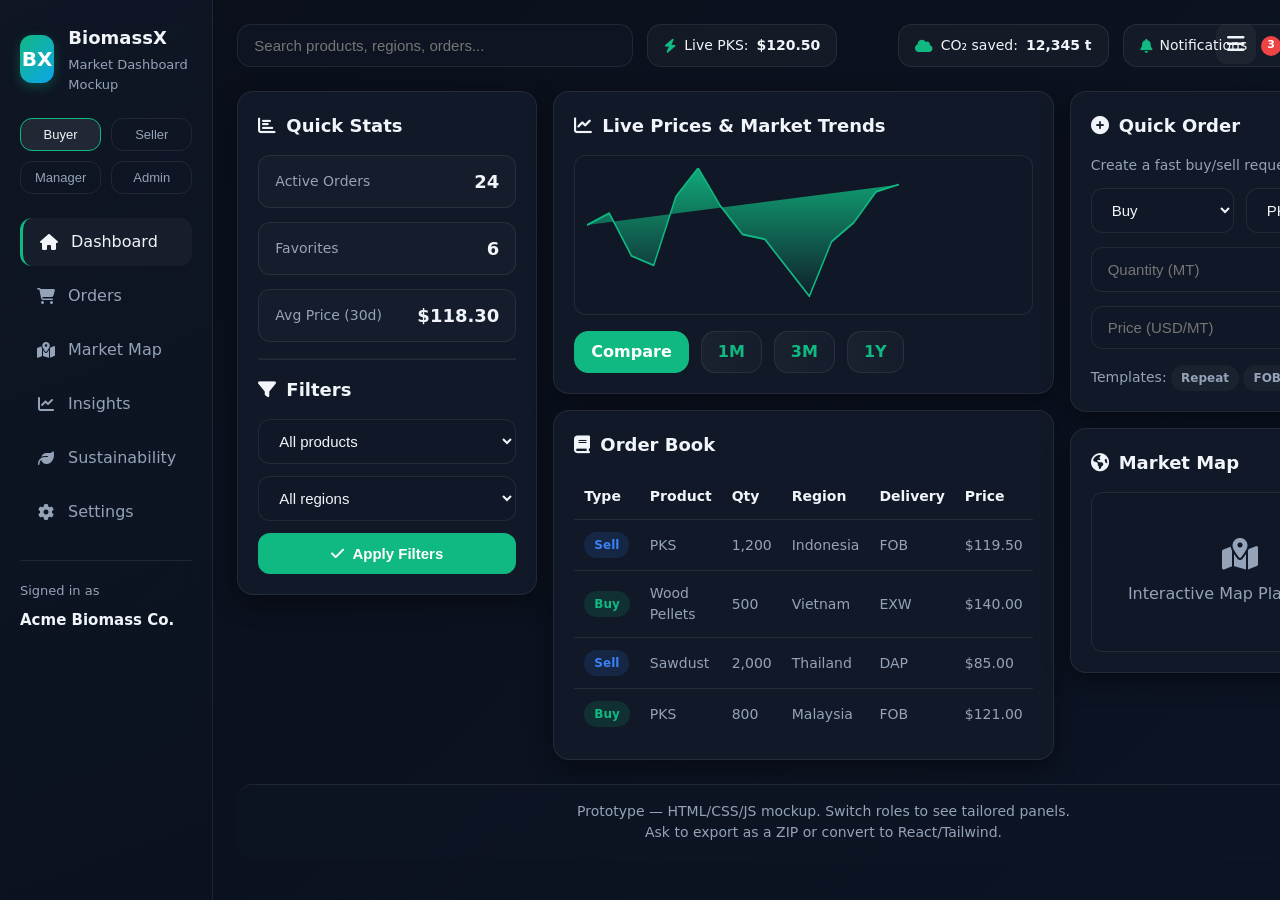
<file: docs/ui/dashboard-chatgpt.html>
<!doctype html>
<html lang="en">
<head>
  <meta charset="utf-8" />
  <meta name="viewport" content="width=device-width,initial-scale=1" />
  <title>BiomassX — Dashboard Mockup (Buyer / Seller / Manager / Admin)</title>
  <link rel="stylesheet" href="https://cdnjs.cloudflare.com/ajax/libs/font-awesome/6.4.0/css/all.min.css">
  <style>
    :root {
      /* Base colors */
      --bg: #0a0f1a;
      --card: #111827;
      --muted: #94a3b8;
      --glass: rgba(255, 255, 255, 0.04);
      --text: #f1f5f9;
      
      /* Accent colors */
      --accent-green: #10b981;
      --accent-blue: #3b82f6;
      --accent-orange: #f59e0b;
      --accent-gray: #6b7280;
      
      /* Enhanced colors */
      --success: #10b981;
      --warning: #f59e0b;
      --danger: #ef4444;
      --info: #3b82f6;
      
      /* Spacing & sizing */
      --radius: 16px;
      --gap: 16px;
      --shadow: 0 8px 24px rgba(0, 0, 0, 0.4);
      --border: rgba(255, 255, 255, 0.08);
      
      /* Typography */
      font-family: 'Inter', system-ui, -apple-system, 'Segoe UI', Roboto, 'Helvetica Neue', Arial, sans-serif;
      font-size: 16px;
      line-height: 1.5;
    }
    
    * {
      box-sizing: border-box;
      transition: background-color 0.3s ease, color 0.3s ease, border-color 0.3s ease;
    }
    
    html, body {
      height: 100%;
      margin: 0;
      background: linear-gradient(135deg, #0a0f1a 0%, #0c1424 100%);
      color: var(--text);
      overflow-x: hidden;
    }
    
    .app {
      display: flex;
      min-height: 100vh;
      position: relative;
    }
    
    /* Sidebar */
    .sidebar {
      width: 280px;
      padding: 24px 20px;
      background: linear-gradient(160deg, rgba(17, 24, 39, 0.8) 0%, rgba(11, 18, 32, 0.9) 100%);
      border-right: 1px solid var(--border);
      backdrop-filter: blur(10px);
      z-index: 100;
    }
    
    .brand {
      display: flex;
      align-items: center;
      gap: 14px;
      margin-bottom: 24px;
    }
    
    .logo {
      width: 48px;
      height: 48px;
      border-radius: 12px;
      background: linear-gradient(135deg, var(--accent-green), #0ea5e9);
      display: flex;
      align-items: center;
      justify-content: center;
      font-weight: 800;
      font-size: 20px;
      color: white;
      box-shadow: 0 4px 12px rgba(16, 185, 129, 0.3);
    }
    
    .brand h1 {
      font-size: 18px;
      margin: 0;
      font-weight: 700;
    }
    
    .brand-sub {
      font-size: 13px;
      color: var(--muted);
      margin-top: 4px;
    }
    
    .role-switch {
      display: flex;
      flex-wrap: wrap;
      gap: 10px;
      margin: 16px 0 24px;
    }
    
    .role-btn {
      padding: 8px 14px;
      border-radius: 12px;
      background: transparent;
      border: 1px solid var(--border);
      cursor: pointer;
      color: var(--muted);
      font-size: 13px;
      font-weight: 500;
      flex: 1;
      min-width: 70px;
      text-align: center;
    }
    
    .role-btn:hover {
      background: rgba(255, 255, 255, 0.04);
    }
    
    .role-btn.active {
      border-color: var(--accent);
      color: var(--text);
      background: rgba(255, 255, 255, 0.08);
    }
    
    .nav {
      margin-top: 12px;
    }
    
    .nav a {
      display: flex;
      align-items: center;
      gap: 12px;
      padding: 12px 16px;
      border-radius: 12px;
      color: var(--muted);
      text-decoration: none;
      margin-bottom: 6px;
      font-weight: 500;
      transition: all 0.2s ease;
    }
    
    .nav a:hover {
      background: rgba(255, 255, 255, 0.04);
      color: var(--text);
    }
    
    .nav a.active {
      background: var(--glass);
      color: var(--text);
      border-left: 3px solid var(--accent);
    }
    
    .nav i {
      width: 20px;
      text-align: center;
      font-size: 16px;
    }
    
    .user-info {
      margin-top: 24px;
      padding-top: 20px;
      border-top: 1px solid var(--border);
    }
    
    .user-info-label {
      font-size: 13px;
      color: var(--muted);
    }
    
    .user-name {
      margin-top: 8px;
      font-weight: 600;
      font-size: 15px;
    }
    
    /* Main */
    .main {
      flex: 1;
      padding: 24px;
      display: flex;
      flex-direction: column;
    }
    
    .topbar {
      display: flex;
      justify-content: space-between;
      align-items: center;
      margin-bottom: 24px;
      flex-wrap: wrap;
      gap: 16px;
    }
    
    .search {
      display: flex;
      gap: 14px;
      align-items: center;
      flex: 1;
      max-width: 600px;
    }
    
    .search input {
      flex: 1;
      padding: 12px 16px;
      border-radius: 14px;
      border: 1px solid var(--border);
      background: rgba(17, 24, 39, 0.6);
      color: var(--text);
      font-size: 15px;
      min-width: 0;
    }
    
    .search input:focus {
      outline: none;
      border-color: var(--accent);
      box-shadow: 0 0 0 3px rgba(16, 185, 129, 0.2);
    }
    
    .actions {
      display: flex;
      gap: 14px;
      align-items: center;
      flex-wrap: wrap;
    }
    
    .pill {
      padding: 10px 16px;
      border-radius: 14px;
      background: var(--glass);
      font-size: 14px;
      display: flex;
      align-items: center;
      gap: 8px;
      border: 1px solid var(--border);
    }
    
    .pill i {
      color: var(--accent);
    }
    
    /* Grid */
    .grid {
      display: grid;
      grid-template-columns: 300px 1fr 340px;
      gap: var(--gap);
      align-items: start;
    }
    
    .card {
      background: var(--card);
      padding: 20px;
      border-radius: var(--radius);
      box-shadow: var(--shadow);
      border: 1px solid var(--border);
      transition: transform 0.3s ease, box-shadow 0.3s ease;
    }
    
    .card:hover {
      transform: translateY(-2px);
      box-shadow: 0 12px 30px rgba(0, 0, 0, 0.5);
    }
    
    .card h3 {
      margin: 0 0 16px 0;
      font-size: 18px;
      font-weight: 600;
      display: flex;
      align-items: center;
      gap: 10px;
    }
    
    .stats {
      display: flex;
      flex-direction: column;
      gap: 14px;
    }
    
    .stat {
      display: flex;
      justify-content: space-between;
      align-items: center;
      background: rgba(255, 255, 255, 0.02);
      padding: 12px 16px;
      border-radius: 12px;
      border: 1px solid var(--border);
    }
    
    .stat .label {
      color: var(--muted);
      font-size: 14px;
      font-weight: 500;
    }
    
    .stat .value {
      font-weight: 700;
      font-size: 18px;
    }
    
    /* Chart */
    .chart {
      height: 160px;
      background: rgba(17, 24, 39, 0.4);
      border-radius: 12px;
      padding: 12px;
      display: flex;
      align-items: end;
      margin: 16px 0;
      border: 1px solid var(--border);
    }
    
    .spark {
      width: 100%;
      height: 100%;
    }
    
    /* Table */
    table {
      width: 100%;
      border-collapse: collapse;
      font-size: 14px;
      margin-top: 8px;
    }
    
    th, td {
      padding: 12px 10px;
      text-align: left;
      color: var(--muted);
      border-bottom: 1px solid var(--border);
    }
    
    th {
      font-weight: 600;
      color: var(--text);
      font-size: 14px;
    }
    
    tr:last-child td {
      border-bottom: none;
    }
    
    .tag {
      display: inline-block;
      padding: 4px 10px;
      border-radius: 20px;
      font-size: 12px;
      font-weight: 600;
      background: rgba(255, 255, 255, 0.04);
      color: var(--muted);
    }
    
    .tag-buy {
      background: rgba(16, 185, 129, 0.15);
      color: var(--success);
    }
    
    .tag-sell {
      background: rgba(59, 130, 246, 0.15);
      color: var(--info);
    }
    
    /* Quick order */
    .form-row {
      display: flex;
      gap: 12px;
      margin-bottom: 14px;
    }
    
    .input, select {
      flex: 1;
      padding: 12px 16px;
      border-radius: 12px;
      border: 1px solid var(--border);
      background: rgba(17, 24, 39, 0.6);
      color: var(--text);
      font-size: 15px;
    }
    
    .input:focus, select:focus {
      outline: none;
      border-color: var(--accent);
      box-shadow: 0 0 0 3px rgba(16, 185, 129, 0.2);
    }
    
    .btn {
      padding: 12px 20px;
      border-radius: 12px;
      border: 0;
      background: var(--accent);
      color: white;
      cursor: pointer;
      font-weight: 600;
      font-size: 15px;
      display: flex;
      align-items: center;
      justify-content: center;
      gap: 8px;
      transition: all 0.2s ease;
    }
    
    .btn:hover {
      opacity: 0.9;
      transform: translateY(-2px);
    }
    
    .btn:active {
      transform: translateY(0);
    }
    
    /* Role themes */
    .theme-buyer { --accent: var(--accent-green); }
    .theme-seller { --accent: var(--accent-blue); }
    .theme-manager { --accent: var(--accent-orange); }
    .theme-admin { --accent: var(--accent-gray); }
    
    .accent-pill {
      background: linear-gradient(90deg, rgba(255, 255, 255, 0.04), rgba(255, 255, 255, 0.02));
      padding: 8px 16px;
      border-radius: 14px;
      border: 1px solid var(--border);
      color: var(--accent);
      font-weight: 600;
      cursor: pointer;
      transition: all 0.2s ease;
    }
    
    .accent-pill:hover {
      background: rgba(255, 255, 255, 0.08);
    }
    
    .accent-pill.active {
      background: var(--accent);
      color: white;
      border-color: var(--accent);
    }
    
    /* Responsive */
    @media (max-width: 1200px) {
      .grid {
        grid-template-columns: 1fr 1fr;
        gap: 16px;
      }
      
      .sidebar {
        width: 240px;
      }
    }
    
    @media (max-width: 980px) {
      .grid {
        grid-template-columns: 1fr;
      }
      
      .sidebar {
        position: fixed;
        height: 100vh;
        transform: translateX(-100%);
        transition: transform 0.3s ease;
      }
      
      .sidebar.active {
        transform: translateX(0);
      }
      
      .search input {
        width: 180px;
      }
      
      .topbar {
        padding-right: 50px;
      }
      
      .menu-toggle {
        display: block;
        position: absolute;
        right: 24px;
        top: 24px;
        width: 40px;
        height: 40px;
        border-radius: 10px;
        background: var(--glass);
        display: flex;
        align-items: center;
        justify-content: center;
        cursor: pointer;
        z-index: 101;
      }
    }
    
    @media (max-width: 768px) {
      .main {
        padding: 16px;
      }
      
      .topbar {
        padding-right: 0;
      }
      
      .search {
        width: 100%;
      }
      
      .search input {
        width: 100%;
      }
      
      .actions {
        width: 100%;
        justify-content: space-between;
      }
      
      .pill {
        padding: 8px 12px;
        font-size: 13px;
      }
      
      .card {
        padding: 16px;
      }
    }
    
    @media (max-width: 480px) {
      .form-row {
        flex-direction: column;
        gap: 10px;
      }
      
      .btn {
        width: 100%;
        justify-content: center;
      }
      
      .role-switch {
        gap: 8px;
      }
      
      .role-btn {
        padding: 6px 8px;
        font-size: 12px;
      }
      
      .nav a {
        padding: 10px 12px;
        font-size: 14px;
      }
    }
    
    footer {
      margin-top: 24px;
      color: var(--muted);
      font-size: 14px;
      text-align: center;
      padding: 16px;
      border-top: 1px solid var(--border);
      background: rgba(17, 24, 39, 0.4);
      border-radius: var(--radius);
    }
    
    /* Menu toggle button */
    .menu-toggle {
      display: none;
      position: absolute;
      right: 24px;
      top: 24px;
      width: 40px;
      height: 40px;
      border-radius: 10px;
      background: var(--glass);
      display: flex;
      align-items: center;
      justify-content: center;
      cursor: pointer;
      z-index: 101;
    }
    
    .menu-toggle i {
      font-size: 20px;
      color: var(--text);
    }
    
    /* Notification badge */
    .notif-badge {
      display: inline-flex;
      align-items: center;
      justify-content: center;
      width: 20px;
      height: 20px;
      border-radius: 50%;
      background: var(--danger);
      color: white;
      font-size: 11px;
      font-weight: bold;
      margin-left: 6px;
    }
  </style>
</head>
<body>
  <div class="app theme-buyer" id="app">
    <div class="menu-toggle" id="menuToggle">
      <i class="fas fa-bars"></i>
    </div>
    
    <aside class="sidebar" id="sidebar">
      <div class="brand">
        <div class="logo">BX</div>
        <div>
          <h1>BiomassX</h1>
          <div class="brand-sub">Market Dashboard Mockup</div>
        </div>
      </div>
      
      <div class="role-switch">
        <button class="role-btn active" data-role="buyer">Buyer</button>
        <button class="role-btn" data-role="seller">Seller</button>
        <button class="role-btn" data-role="manager">Manager</button>
        <button class="role-btn" data-role="admin">Admin</button>
      </div>
      
      <nav class="nav">
        <a href="#" class="active"><i class="fas fa-home"></i> Dashboard</a>
        <a href="#"><i class="fas fa-shopping-cart"></i> Orders</a>
        <a href="#"><i class="fas fa-map-marked-alt"></i> Market Map</a>
        <a href="#"><i class="fas fa-chart-line"></i> Insights</a>
        <a href="#"><i class="fas fa-leaf"></i> Sustainability</a>
        <a href="#"><i class="fas fa-cog"></i> Settings</a>
      </nav>
      
      <div class="user-info">
        <div class="user-info-label">Signed in as</div>
        <div class="user-name">Acme Biomass Co.</div>
      </div>
    </aside>

    <main class="main">
      <div class="topbar">
        <div class="search">
          <input placeholder="Search products, regions, orders..." id="globalSearch">
          <div class="pill"><i class="fas fa-bolt"></i> Live PKS: <strong id="livePrice">$120.50</strong></div>
        </div>
        <div class="actions">
          <div class="pill"><i class="fas fa-cloud"></i> CO₂ saved: <strong id="co2">12,345 t</strong></div>
          <div class="pill"><i class="fas fa-bell"></i> Notifications <span class="notif-badge" id="notifCount">3</span></div>
          <div class="pill"><i class="fas fa-user"></i> Profile</div>
        </div>
      </div>

      <div class="grid">
        <!-- Left column: stats -->
        <div class="card" id="leftCol">
          <h3><i class="fas fa-chart-bar"></i> Quick Stats</h3>
          <div class="stats" id="quickStats">
            <div class="stat">
              <div class="label">Active Orders</div>
              <div class="value">24</div>
            </div>
            <div class="stat">
              <div class="label">Favorites</div>
              <div class="value">6</div>
            </div>
            <div class="stat">
              <div class="label">Avg Price (30d)</div>
              <div class="value">$118.30</div>
            </div>
          </div>
          <hr style="margin:16px 0;border-color:var(--border);">
          <h3><i class="fas fa-filter"></i> Filters</h3>
          <div style="display:flex;flex-direction:column;gap:12px">
            <select id="fProduct" class="input">
              <option>All products</option>
              <option>PKS</option>
              <option>Wood Pellets</option>
              <option>Sawdust</option>
            </select>
            <select id="fRegion" class="input">
              <option>All regions</option>
              <option>Asia</option>
              <option>Europe</option>
              <option>North America</option>
            </select>
            <button class="btn" id="applyFilter"><i class="fas fa-check"></i> Apply Filters</button>
          </div>
        </div>

        <!-- Middle column: main content -->
        <div>
          <div class="card">
            <h3 id="mainTitle"><i class="fas fa-chart-line"></i> Live Prices & Market Trends</h3>
            <div class="chart">
              <svg class="spark" viewBox="0 0 600 140" preserveAspectRatio="none" id="priceSpark"></svg>
            </div>
            <div style="display:flex;gap:12px;margin-top:16px;flex-wrap:wrap">
              <div class="accent-pill active">Compare</div>
              <div class="accent-pill">1M</div>
              <div class="accent-pill">3M</div>
              <div class="accent-pill">1Y</div>
            </div>
          </div>

          <div class="card" style="margin-top:16px">
            <h3><i class="fas fa-book"></i> Order Book</h3>
            <table id="ordersTable">
              <thead>
                <tr>
                  <th>Type</th>
                  <th>Product</th>
                  <th>Qty</th>
                  <th>Region</th>
                  <th>Delivery</th>
                  <th>Price</th>
                </tr>
              </thead>
              <tbody></tbody>
            </table>
          </div>
        </div>

        <!-- Right column: quick order / insights -->
        <div>
          <div class="card" id="quickOrderCard">
            <h3 id="orderCardTitle"><i class="fas fa-plus-circle"></i> Quick Order</h3>
            <div style="font-size:14px;color:var(--muted);margin-bottom:12px">Create a fast buy/sell request</div>
            <div class="form-row">
              <select id="oType" class="input">
                <option>Buy</option>
                <option>Sell</option>
              </select>
              <select id="oProduct" class="input">
                <option>PKS</option>
                <option>Wood Pellets</option>
                <option>Sawdust</option>
              </select>
            </div>
            <div class="form-row">
              <input id="oQty" class="input" placeholder="Quantity (MT)">
              <select id="oDelivery" class="input">
                <option>FOB</option>
                <option>EXW</option>
                <option>DAP</option>
              </select>
            </div>
            <div class="form-row" style="margin-bottom:0">
              <input id="oPrice" class="input" placeholder="Price (USD/MT)">
              <button class="btn" id="postOrder"><i class="fas fa-paper-plane"></i> Post</button>
            </div>
            <div style="margin-top:16px;color:var(--muted);font-size:14px">
              Templates: <span class="tag">Repeat</span> <span class="tag">FOB-Asia</span>
            </div>
          </div>

          <div class="card" style="margin-top:16px">
            <h3><i class="fas fa-globe-americas"></i> Market Map</h3>
            <div style="height:160px;display:flex;align-items:center;justify-content:center;color:var(--muted);background:rgba(17,24,39,0.4);border-radius:12px;border:1px solid var(--border);">
              <div style="text-align:center">
                <i class="fas fa-map-marked-alt" style="font-size:32px;margin-bottom:12px;"></i>
                <div>Interactive Map Placeholder</div>
              </div>
            </div>
          </div>
        </div>
      </div>

      <footer>
        Prototype — HTML/CSS/JS mockup. Switch roles to see tailored panels. 
        <br>Ask to export as a ZIP or convert to React/Tailwind.
      </footer>
    </main>
  </div>

  <script>
    // Sample data
    const samplePrices = [120.5,121,119.2,118.8,121.7,122.9,121.3,120.1,119.9,118.7,117.5,119.8,120.6,121.9,122.2];
    const sampleOrders = [
      {type:'Sell',product:'PKS',qty:1200,region:'Indonesia',delivery:'FOB',price:119.5},
      {type:'Buy',product:'Wood Pellets',qty:500,region:'Vietnam',delivery:'EXW',price:140.0},
      {type:'Sell',product:'Sawdust',qty:2000,region:'Thailand',delivery:'DAP',price:85.0},
      {type:'Buy',product:'PKS',qty:800,region:'Malaysia',delivery:'FOB',price:121.0},
    ];

    // Render orders table
    function renderOrders(){
      const tbody = document.querySelector('#ordersTable tbody'); 
      tbody.innerHTML = '';
      for(const o of sampleOrders){
        const tr = document.createElement('tr');
        const typeClass = o.type === 'Buy' ? 'tag-buy' : 'tag-sell';
        tr.innerHTML = `
          <td><span class="tag ${typeClass}">${o.type}</span></td>
          <td>${o.product}</td>
          <td>${o.qty.toLocaleString()}</td>
          <td>${o.region}</td>
          <td>${o.delivery}</td>
          <td>$${o.price.toFixed(2)}</td>
        `;
        tbody.appendChild(tr);
      }
    }

    // Draw a simple sparkline as polyline in SVG
    function drawSpark(data){
      const svg = document.getElementById('priceSpark');
      const w = svg.clientWidth || 600; 
      const h = svg.clientHeight || 140;
      const max = Math.max(...data); 
      const min = Math.min(...data);
      const points = data.map((v,i)=>{
        const x = (i/(data.length-1))*w;
        const y = h - ((v-min)/(max-min||1))*h;
        return `${x},${y}`;
      }).join(' ');
      
      svg.innerHTML = `
        <defs>
          <linearGradient id="g1" x1="0" x2="0" y1="0" y2="1">
            <stop offset="0%" stop-color="var(--accent)" stop-opacity="0.9" />
            <stop offset="100%" stop-color="var(--accent)" stop-opacity="0.05" />
          </linearGradient>
        </defs>
        <polyline points="${points}" fill="url(#g1)" stroke="var(--accent)" stroke-width="2" stroke-linejoin="round" stroke-linecap="round" />
        `;
    }

    // Role switching
    const app = document.getElementById('app');
    document.querySelectorAll('.role-btn').forEach(btn=>{
      btn.addEventListener('click',()=>{
        document.querySelectorAll('.role-btn').forEach(b=>b.classList.remove('active'));
        btn.classList.add('active');
        const role = btn.dataset.role;
        app.classList.remove('theme-buyer','theme-seller','theme-manager','theme-admin');
        if(role==='buyer') app.classList.add('theme-buyer');
        if(role==='seller') app.classList.add('theme-seller');
        if(role==='manager') app.classList.add('theme-manager');
        if(role==='admin') app.classList.add('theme-admin');
        applyRole(role);
        
        // Close sidebar on mobile after selection
        if(window.innerWidth <= 980) {
          document.getElementById('sidebar').classList.remove('active');
        }
      });
    });

    function applyRole(role){
      // theme accent
      const root = document.documentElement;
      let accent = getComputedStyle(app).getPropertyValue('--accent-green');
      if(role==='buyer') accent='var(--accent-green)';
      if(role==='seller') accent='var(--accent-blue)';
      if(role==='manager') accent='var(--accent-orange)';
      if(role==='admin') accent='var(--accent-gray)';
      app.style.setProperty('--accent', getComputedStyle(document.documentElement).getPropertyValue(accent.replace(/\s/g,'')) || '#10b981');

      // Role specific text
      const mainTitle = document.getElementById('mainTitle');
      const orderCardTitle = document.getElementById('orderCardTitle');
      const leftCol = document.getElementById('leftCol');

      if(role==='buyer'){
        mainTitle.innerHTML='<i class="fas fa-chart-line"></i> Live Prices & Market Trends — Buyer View';
        orderCardTitle.innerHTML='<i class="fas fa-plus-circle"></i> Quick Order (Buy)';
        document.getElementById('oType').value='Buy';
      } else if(role==='seller'){
        mainTitle.innerHTML='<i class="fas fa-chart-line"></i> Buyer Demand & Price Trends — Seller View';
        orderCardTitle.innerHTML='<i class="fas fa-plus-circle"></i> Post Offer (Sell)';
        document.getElementById('oType').value='Sell';
      } else if(role==='manager'){
        mainTitle.innerHTML='<i class="fas fa-chart-pie"></i> Analytics & Sustainability — Manager View';
        orderCardTitle.innerHTML='<i class="fas fa-file-export"></i> Create Report / Export';
        document.getElementById('oType').value='Buy';
      } else {
        mainTitle.innerHTML='<i class="fas fa-tachometer-alt"></i> Platform Overview — Admin View';
        orderCardTitle.innerHTML='<i class="fas fa-tools"></i> Admin Tools';
      }

      // Role specific quick stats
      const stats = document.getElementById('quickStats');
      if(role==='buyer') stats.innerHTML=`
        <div class="stat"><div class="label">Active Orders</div><div class="value">24</div></div>
        <div class="stat"><div class="label">Favorites</div><div class="value">6</div></div>
        <div class="stat"><div class="label">Avg Price (30d)</div><div class="value">$118.30</div></div>`;
      if(role==='seller') stats.innerHTML=`
        <div class="stat"><div class="label">Posted Offers</div><div class="value">12</div></div>
        <div class="stat"><div class="label">Responses</div><div class="value">9</div></div>
        <div class="stat"><div class="label">Fill Rate</div><div class="value">78%</div></div>`;
      if(role==='manager') stats.innerHTML=`
        <div class="stat"><div class="label">Total Orders</div><div class="value">1,240</div></div>
        <div class="stat"><div class="label">CO₂ Saved</div><div class="value">12,345 t</div></div>
        <div class="stat"><div class="label">Top Market</div><div class="value">Asia</div></div>`;
      if(role==='admin') stats.innerHTML=`
        <div class="stat"><div class="label">Active Users</div><div class="value">3,208</div></div>
        <div class="stat"><div class="label">Trades Today</div><div class="value">42</div></div>
        <div class="stat"><div class="label">Data Issues</div><div class="value">2</div></div>`;

      // Right column adapt
      const quickOrderCard = document.getElementById('quickOrderCard');
      if(role==='manager'){
        quickOrderCard.querySelector('.btn').innerHTML='<i class="fas fa-file-export"></i> Export';
        quickOrderCard.querySelector('.btn').style.background='var(--accent)';
      } else if(role==='admin'){
        quickOrderCard.querySelector('.btn').innerHTML='<i class="fas fa-cog"></i> Open Admin';
        quickOrderCard.querySelector('.btn').style.background='var(--accent)';
      } else if(role==='seller'){
        quickOrderCard.querySelector('.btn').innerHTML='<i class="fas fa-upload"></i> Post Offer';
        quickOrderCard.querySelector('.btn').style.background='var(--accent)';
      } else {
        quickOrderCard.querySelector('.btn').innerHTML='<i class="fas fa-paper-plane"></i> Post';
        quickOrderCard.querySelector('.btn').style.background='var(--accent)';
      }

      drawSpark(samplePrices);
      renderOrders();
    }

    // Initial render
    drawSpark(samplePrices);
    renderOrders();

    // Post order / actions
    document.getElementById('postOrder').addEventListener('click',()=>{
      const type = document.getElementById('oType').value;
      const product = document.getElementById('oProduct').value;
      const qty = document.getElementById('oQty').value || 0;
      const delivery = document.getElementById('oDelivery').value;
      const price = parseFloat(document.getElementById('oPrice').value) || 0;
      if(!qty || !price){
        alert('Please enter quantity and price.'); return;
      }
      sampleOrders.unshift({type,product,qty:parseInt(qty),region:'(your region)',delivery,price});
      renderOrders();
      alert('Order posted (mock). Check Order Book.');
    });

    // Filter (mock)
    document.getElementById('applyFilter').addEventListener('click',()=>{
      const p=document.getElementById('fProduct').value; 
      const r=document.getElementById('fRegion').value;
      alert('Filters applied (mock): '+p+' / '+r);
    });

    // Simple responsiveness on resize for svg
    window.addEventListener('resize',()=>drawSpark(samplePrices));
    
    // Mobile menu toggle
    document.getElementById('menuToggle').addEventListener('click', () => {
      document.getElementById('sidebar').classList.toggle('active');
    });
    
    // Close sidebar when clicking outside on mobile
    document.addEventListener('click', (e) => {
      const sidebar = document.getElementById('sidebar');
      const menuToggle = document.getElementById('menuToggle');
      
      if (window.innerWidth <= 980 && 
          !sidebar.contains(e.target) && 
          e.target !== menuToggle && 
          !menuToggle.contains(e.target)) {
        sidebar.classList.remove('active');
      }
    });
  </script>
</body>
</html>
</file>
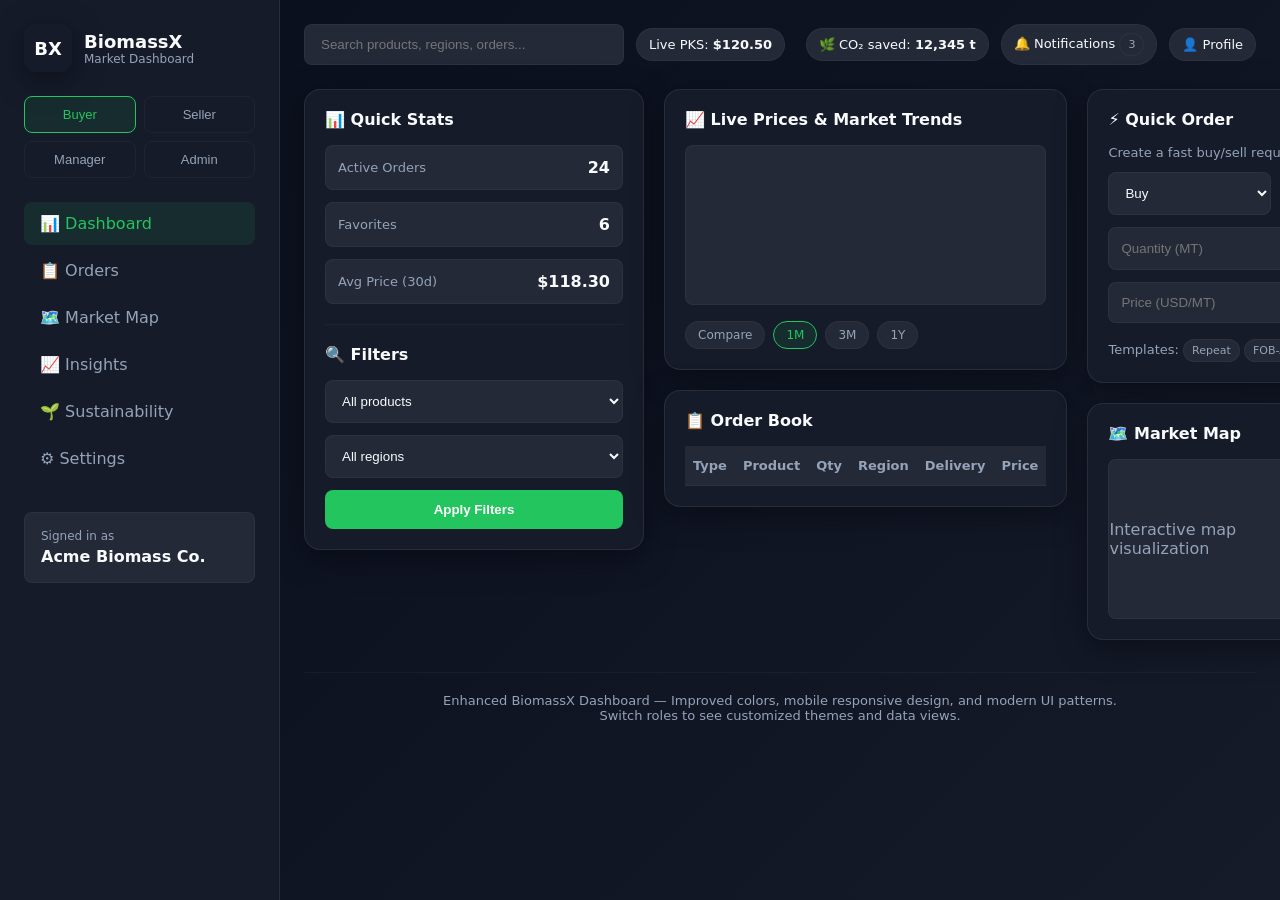
<file: docs/ui/dashboard-claude.html>
<!doctype html>
<html lang="en">
<head>
  <meta charset="utf-8" />
  <meta name="viewport" content="width=device-width,initial-scale=1" />
  <title>BiomassX — Dashboard Mockup (Enhanced)</title>
  <style>
    :root{
      /* Enhanced color palette with better contrast */
      --bg: #0a0f1c;
      --bg-secondary: #0f1423;
      --card: #161b2a;
      --card-hover: #1d2332;
      --surface: #242938;
      --border: rgba(255,255,255,0.08);
      --border-light: rgba(255,255,255,0.04);
      --text-primary: #f8fafc;
      --text-secondary: #cbd5e1;
      --text-muted: #94a3b8;
      --text-disabled: #64748b;
      
      /* Enhanced accent colors with better accessibility */
      --accent-green: #22c55e;
      --accent-green-light: rgba(34, 197, 94, 0.1);
      --accent-blue: #3b82f6;
      --accent-blue-light: rgba(59, 130, 246, 0.1);
      --accent-orange: #f97316;
      --accent-orange-light: rgba(249, 115, 22, 0.1);
      --accent-purple: #8b5cf6;
      --accent-purple-light: rgba(139, 92, 246, 0.1);
      
      /* Enhanced gradients */
      --gradient-bg: linear-gradient(135deg, #0a0f1c 0%, #0f1423 50%, #161b2a 100%);
      --gradient-card: linear-gradient(135deg, rgba(255,255,255,0.06) 0%, rgba(255,255,255,0.02) 100%);
      --gradient-accent: linear-gradient(135deg, var(--accent) 0%, rgba(var(--accent-rgb), 0.8) 100%);
      
      --radius: 16px;
      --radius-sm: 8px;
      --gap: 20px;
      --shadow: 0 8px 32px rgba(0,0,0,0.4);
      --shadow-hover: 0 12px 40px rgba(0,0,0,0.5);
      
      font-family: 'Inter', -apple-system, BlinkMacSystemFont, 'Segoe UI', Roboto, system-ui, sans-serif;
      font-feature-settings: 'cv02', 'cv03', 'cv04', 'cv11';
    }
    
    * {
      box-sizing: border-box;
    }
    
    html, body {
      height: 100%;
      margin: 0;
      background: var(--gradient-bg);
      color: var(--text-primary);
      -webkit-font-smoothing: antialiased;
      -moz-osx-font-smoothing: grayscale;
    }
    
    .app {
      display: flex;
      min-height: 100vh;
    }
    
    /* Enhanced Sidebar */
    .sidebar {
      width: 280px;
      padding: 24px;
      background: var(--card);
      border-right: 1px solid var(--border);
      position: relative;
      overflow-y: auto;
      transition: transform 0.3s ease;
    }
    
    .sidebar::before {
      content: '';
      position: absolute;
      top: 0;
      left: 0;
      right: 0;
      bottom: 0;
      background: var(--gradient-card);
      z-index: -1;
    }
    
    .brand {
      display: flex;
      align-items: center;
      gap: 12px;
      margin-bottom: 24px;
    }
    
    .logo {
      width: 48px;
      height: 48px;
      border-radius: 12px;
      background: var(--gradient-accent);
      display: flex;
      align-items: center;
      justify-content: center;
      font-weight: 700;
      font-size: 18px;
      color: white;
      box-shadow: var(--shadow);
    }
    
    .brand h1 {
      font-size: 18px;
      margin: 0;
      font-weight: 600;
    }
    
    .brand .subtitle {
      font-size: 12px;
      color: var(--text-muted);
    }
    
    .role-switch {
      display: grid;
      grid-template-columns: 1fr 1fr;
      gap: 8px;
      margin: 20px 0;
    }
    
    .role-btn {
      padding: 10px 12px;
      border-radius: var(--radius-sm);
      background: transparent;
      border: 1px solid var(--border-light);
      cursor: pointer;
      color: var(--text-muted);
      font-size: 13px;
      font-weight: 500;
      transition: all 0.2s ease;
    }
    
    .role-btn:hover {
      border-color: var(--border);
      background: var(--surface);
    }
    
    .role-btn.active {
      border-color: var(--accent);
      background: rgba(var(--accent-rgb), 0.1);
      color: var(--accent);
    }
    
    .nav {
      margin-top: 24px;
    }
    
    .nav a {
      display: flex;
      align-items: center;
      padding: 12px 16px;
      border-radius: var(--radius-sm);
      color: var(--text-muted);
      text-decoration: none;
      margin-bottom: 4px;
      transition: all 0.2s ease;
      font-weight: 500;
    }
    
    .nav a:hover {
      background: var(--surface);
      color: var(--text-secondary);
    }
    
    .nav a.active {
      background: rgba(var(--accent-rgb), 0.1);
      color: var(--accent);
    }
    
    .user-info {
      margin-top: 32px;
      padding: 16px;
      background: var(--surface);
      border-radius: var(--radius-sm);
      border: 1px solid var(--border-light);
    }
    
    .user-info .label {
      font-size: 12px;
      color: var(--text-muted);
      margin-bottom: 4px;
    }
    
    .user-info .name {
      font-weight: 600;
      color: var(--text-primary);
    }
    
    /* Mobile sidebar toggle */
    .sidebar-toggle {
      display: none;
      position: fixed;
      top: 20px;
      left: 20px;
      z-index: 1000;
      background: var(--card);
      border: 1px solid var(--border);
      border-radius: var(--radius-sm);
      padding: 8px;
      cursor: pointer;
      color: var(--text-primary);
    }
    
    .sidebar-overlay {
      display: none;
      position: fixed;
      top: 0;
      left: 0;
      right: 0;
      bottom: 0;
      background: rgba(0,0,0,0.5);
      z-index: 999;
    }
    
    /* Enhanced Main Content */
    .main {
      flex: 1;
      padding: 24px;
      display: flex;
      flex-direction: column;
      overflow-x: hidden;
    }
    
    .topbar {
      display: flex;
      justify-content: space-between;
      align-items: center;
      margin-bottom: 24px;
      flex-wrap: wrap;
      gap: 16px;
    }
    
    .search {
      display: flex;
      gap: 12px;
      align-items: center;
      flex-wrap: wrap;
    }
    
    .search input {
      padding: 12px 16px;
      border-radius: var(--radius-sm);
      border: 1px solid var(--border-light);
      background: var(--surface);
      color: var(--text-primary);
      width: 320px;
      max-width: 100%;
      transition: all 0.2s ease;
    }
    
    .search input:focus {
      outline: none;
      border-color: var(--accent);
      box-shadow: 0 0 0 3px rgba(var(--accent-rgb), 0.1);
    }
    
    .actions {
      display: flex;
      gap: 12px;
      align-items: center;
      flex-wrap: wrap;
    }
    
    .pill {
      padding: 8px 12px;
      border-radius: 999px;
      background: var(--surface);
      border: 1px solid var(--border-light);
      font-size: 13px;
      font-weight: 500;
      white-space: nowrap;
    }
    
    /* Enhanced Grid Layout */
    .grid {
      display: grid;
      grid-template-columns: 340px 1fr 380px;
      gap: var(--gap);
      align-items: start;
    }
    
    .card {
      background: var(--card);
      padding: 20px;
      border-radius: var(--radius);
      box-shadow: var(--shadow);
      border: 1px solid var(--border);
      position: relative;
      transition: all 0.3s ease;
    }
    
    .card::before {
      content: '';
      position: absolute;
      top: 0;
      left: 0;
      right: 0;
      bottom: 0;
      background: var(--gradient-card);
      border-radius: var(--radius);
      z-index: -1;
    }
    
    .card:hover {
      transform: translateY(-2px);
      box-shadow: var(--shadow-hover);
    }
    
    .card h3 {
      margin: 0 0 16px 0;
      font-size: 16px;
      font-weight: 600;
      color: var(--text-primary);
    }
    
    .stats {
      display: flex;
      flex-direction: column;
      gap: 12px;
    }
    
    .stat {
      display: flex;
      justify-content: space-between;
      align-items: center;
      background: var(--surface);
      padding: 12px;
      border-radius: var(--radius-sm);
      border: 1px solid var(--border-light);
      transition: all 0.2s ease;
    }
    
    .stat:hover {
      background: var(--card-hover);
    }
    
    .stat .label {
      color: var(--text-muted);
      font-size: 13px;
      font-weight: 500;
    }
    
    .stat .value {
      font-weight: 700;
      color: var(--text-primary);
    }
    
    /* Enhanced Chart */
    .chart {
      height: 160px;
      background: var(--surface);
      border-radius: var(--radius-sm);
      padding: 16px;
      display: flex;
      align-items: center;
      border: 1px solid var(--border-light);
    }
    
    .spark {
      width: 100%;
      height: 100%;
    }
    
    .chart-controls {
      display: flex;
      gap: 8px;
      margin-top: 16px;
      flex-wrap: wrap;
    }
    
    .chart-btn {
      padding: 6px 12px;
      border-radius: 999px;
      background: var(--surface);
      border: 1px solid var(--border-light);
      color: var(--text-muted);
      font-size: 12px;
      font-weight: 500;
      cursor: pointer;
      transition: all 0.2s ease;
    }
    
    .chart-btn:hover,
    .chart-btn.active {
      background: rgba(var(--accent-rgb), 0.1);
      border-color: var(--accent);
      color: var(--accent);
    }
    
    /* Enhanced Table */
    .table-container {
      overflow-x: auto;
    }
    
    table {
      width: 100%;
      border-collapse: collapse;
      font-size: 13px;
    }
    
    th, td {
      padding: 12px 8px;
      text-align: left;
      border-bottom: 1px solid var(--border-light);
    }
    
    th {
      color: var(--text-muted);
      font-weight: 600;
      background: var(--surface);
    }
    
    td {
      color: var(--text-secondary);
    }
    
    tr:hover td {
      background: var(--surface);
    }
    
    .tag {
      display: inline-block;
      padding: 4px 8px;
      border-radius: 999px;
      font-size: 11px;
      background: var(--surface);
      color: var(--text-muted);
      border: 1px solid var(--border-light);
    }
    
    /* Enhanced Forms */
    .form-row {
      display: flex;
      gap: 12px;
    }
    
    .input, select {
      flex: 1;
      padding: 12px;
      border-radius: var(--radius-sm);
      border: 1px solid var(--border-light);
      background: var(--surface);
      color: var(--text-primary);
      transition: all 0.2s ease;
    }
    
    .input:focus, select:focus {
      outline: none;
      border-color: var(--accent);
      box-shadow: 0 0 0 3px rgba(var(--accent-rgb), 0.1);
    }
    
    .btn {
      padding: 12px 16px;
      border-radius: var(--radius-sm);
      border: 0;
      background: var(--accent);
      color: white;
      cursor: pointer;
      font-weight: 600;
      transition: all 0.2s ease;
    }
    
    .btn:hover {
      transform: translateY(-1px);
      box-shadow: 0 4px 16px rgba(var(--accent-rgb), 0.3);
    }
    
    /* Role themes with CSS custom properties */
    .theme-buyer {
      --accent: var(--accent-green);
      --accent-rgb: 34, 197, 94;
    }
    
    .theme-seller {
      --accent: var(--accent-blue);
      --accent-rgb: 59, 130, 246;
    }
    
    .theme-manager {
      --accent: var(--accent-orange);
      --accent-rgb: 249, 115, 22;
    }
    
    .theme-admin {
      --accent: var(--accent-purple);
      --accent-rgb: 139, 92, 246;
    }
    
    .accent-pill {
      background: rgba(var(--accent-rgb), 0.1);
      border: 1px solid rgba(var(--accent-rgb), 0.2);
      color: var(--accent);
    }
    
    /* Enhanced Mobile Responsiveness */
    @media (max-width: 1200px) {
      .grid {
        grid-template-columns: 300px 1fr;
      }
      
      .grid > div:last-child {
        grid-column: 1 / -1;
        margin-top: var(--gap);
      }
    }
    
    @media (max-width: 980px) {
      .sidebar {
        position: fixed;
        top: 0;
        left: 0;
        height: 100vh;
        transform: translateX(-100%);
        z-index: 1000;
      }
      
      .sidebar.open {
        transform: translateX(0);
      }
      
      .sidebar-toggle {
        display: block;
      }
      
      .sidebar-overlay.open {
        display: block;
      }
      
      .main {
        padding: 80px 16px 16px;
      }
      
      .grid {
        grid-template-columns: 1fr;
      }
      
      .search input {
        width: 100%;
        min-width: 200px;
      }
      
      .topbar {
        flex-direction: column;
        align-items: stretch;
      }
      
      .actions {
        justify-content: center;
      }
    }
    
    @media (max-width: 640px) {
      .main {
        padding: 80px 12px 12px;
      }
      
      .card {
        padding: 16px;
      }
      
      .form-row {
        flex-direction: column;
      }
      
      .role-switch {
        grid-template-columns: 1fr;
      }
      
      .chart-controls {
        justify-content: center;
      }
      
      .actions {
        flex-direction: column;
        width: 100%;
      }
      
      .pill {
        text-align: center;
      }
    }
    
    /* Enhanced animations */
    @keyframes fadeIn {
      from { opacity: 0; transform: translateY(10px); }
      to { opacity: 1; transform: translateY(0); }
    }
    
    .card {
      animation: fadeIn 0.3s ease;
    }
    
    footer {
      margin-top: 32px;
      padding: 20px 0;
      color: var(--text-muted);
      font-size: 13px;
      text-align: center;
      border-top: 1px solid var(--border-light);
    }
  </style>
</head>
<body>
  <div class="app theme-buyer" id="app">
    <button class="sidebar-toggle" id="sidebarToggle">
      ☰
    </button>
    <div class="sidebar-overlay" id="sidebarOverlay"></div>
    
    <aside class="sidebar" id="sidebar">
      <div class="brand">
        <div class="logo">BX</div>
        <div>
          <h1>BiomassX</h1>
          <div class="subtitle">Market Dashboard</div>
        </div>
      </div>
      
      <div class="role-switch">
        <button class="role-btn active" data-role="buyer">Buyer</button>
        <button class="role-btn" data-role="seller">Seller</button>
        <button class="role-btn" data-role="manager">Manager</button>
        <button class="role-btn" data-role="admin">Admin</button>
      </div>
      
      <nav class="nav">
        <a href="#" class="active">📊 Dashboard</a>
        <a href="#">📋 Orders</a>
        <a href="#">🗺️ Market Map</a>
        <a href="#">📈 Insights</a>
        <a href="#">🌱 Sustainability</a>
        <a href="#">⚙️ Settings</a>
      </nav>
      
      <div class="user-info">
        <div class="label">Signed in as</div>
        <div class="name">Acme Biomass Co.</div>
      </div>
    </aside>

    <main class="main">
      <div class="topbar">
        <div class="search">
          <input placeholder="Search products, regions, orders..." id="globalSearch">
          <div class="pill">Live PKS: <strong id="livePrice">$120.50</strong></div>
        </div>
        <div class="actions">
          <div class="pill">🌿 CO₂ saved: <strong id="co2">12,345 t</strong></div>
          <div class="pill">🔔 Notifications <span class="tag" id="notifCount">3</span></div>
          <div class="pill">👤 Profile</div>
        </div>
      </div>

      <div class="grid">
        <!-- Left column: stats -->
        <div class="card" id="leftCol">
          <h3>📊 Quick Stats</h3>
          <div class="stats" id="quickStats">
            <div class="stat"><div class="label">Active Orders</div><div class="value">24</div></div>
            <div class="stat"><div class="label">Favorites</div><div class="value">6</div></div>
            <div class="stat"><div class="label">Avg Price (30d)</div><div class="value">$118.30</div></div>
          </div>
          <hr style="margin:20px 0;border:0;height:1px;background:var(--border-light)">
          <h3>🔍 Filters</h3>
          <div style="display:flex;flex-direction:column;gap:12px">
            <select id="fProduct" class="input">
              <option>All products</option>
              <option>PKS</option>
              <option>Wood Pellets</option>
              <option>Sawdust</option>
            </select>
            <select id="fRegion" class="input">
              <option>All regions</option>
              <option>Asia</option>
              <option>Europe</option>
              <option>North America</option>
            </select>
            <button class="btn" id="applyFilter">Apply Filters</button>
          </div>
        </div>

        <!-- Middle column: main content -->
        <div>
          <div class="card">
            <h3 id="mainTitle">📈 Live Prices & Market Trends</h3>
            <div class="chart">
              <svg class="spark" viewBox="0 0 600 140" preserveAspectRatio="none" id="priceSpark"></svg>
            </div>
            <div class="chart-controls">
              <div class="chart-btn">Compare</div>
              <div class="chart-btn active">1M</div>
              <div class="chart-btn">3M</div>
              <div class="chart-btn">1Y</div>
            </div>
          </div>

          <div class="card" style="margin-top:20px">
            <h3>📋 Order Book</h3>
            <div class="table-container">
              <table id="ordersTable">
                <thead>
                  <tr>
                    <th>Type</th>
                    <th>Product</th>
                    <th>Qty</th>
                    <th>Region</th>
                    <th>Delivery</th>
                    <th>Price</th>
                  </tr>
                </thead>
                <tbody></tbody>
              </table>
            </div>
          </div>
        </div>

        <!-- Right column: quick order / insights -->
        <div>
          <div class="card" id="quickOrderCard">
            <h3 id="orderCardTitle">⚡ Quick Order</h3>
            <div style="font-size:13px;color:var(--text-muted);margin-bottom:12px">Create a fast buy/sell request</div>
            <div class="form-row">
              <select id="oType" class="input">
                <option>Buy</option>
                <option>Sell</option>
              </select>
              <select id="oProduct" class="input">
                <option>PKS</option>
                <option>Wood Pellets</option>
                <option>Sawdust</option>
              </select>
            </div>
            <div style="height:12px"></div>
            <div class="form-row">
              <input id="oQty" class="input" placeholder="Quantity (MT)">
              <select id="oDelivery" class="input">
                <option>FOB</option>
                <option>EXW</option>
                <option>DAP</option>
              </select>
            </div>
            <div style="height:12px"></div>
            <div style="display:flex;gap:12px;align-items:center">
              <input id="oPrice" class="input" placeholder="Price (USD/MT)">
              <button class="btn" id="postOrder">Post</button>
            </div>
            <div style="margin-top:16px;color:var(--text-muted);font-size:13px">
              Templates: 
              <span class="tag">Repeat</span> 
              <span class="tag">FOB-Asia</span>
            </div>
          </div>

          <div class="card" style="margin-top:20px">
            <h3>🗺️ Market Map</h3>
            <div style="height:160px;display:flex;align-items:center;justify-content:center;color:var(--text-muted);background:var(--surface);border-radius:var(--radius-sm);border:1px solid var(--border-light)">
              Interactive map visualization
              <br><small>Regional price heatmap</small>
            </div>
          </div>
        </div>
      </div>

      <footer>
        Enhanced BiomassX Dashboard — Improved colors, mobile responsive design, and modern UI patterns.
        <br>Switch roles to see customized themes and data views.
      </footer>
    </main>
  </div>

  <script>
    // Sample data
    const samplePrices = [120.5,121,119.2,118.8,121.7,122.9,121.3,120.1,119.9,118.7,117.5,119.8,120.6,121.9,122.2];
    const sampleOrders = [
      {type:'Sell',product:'PKS',qty:1200,region:'Indonesia',delivery:'FOB',price:119.5},
      {type:'Buy',product:'Wood Pellets',qty:500,region:'Vietnam',delivery:'EXW',price:140.0},
      {type:'Sell',product:'Sawdust',qty:2000,region:'Thailand',delivery:'DAP',price:85.0},
      {type:'Buy',product:'PKS',qty:800,region:'Malaysia',delivery:'FOB',price:121.0},
    ];

    // Mobile sidebar toggle
    const sidebarToggle = document.getElementById('sidebarToggle');
    const sidebar = document.getElementById('sidebar');
    const sidebarOverlay = document.getElementById('sidebarOverlay');

    sidebarToggle.addEventListener('click', () => {
      sidebar.classList.toggle('open');
      sidebarOverlay.classList.toggle('open');
    });

    sidebarOverlay.addEventListener('click', () => {
      sidebar.classList.remove('open');
      sidebarOverlay.classList.remove('open');
    });

    // Render orders table with enhanced styling
    function renderOrders(){
      const tbody = document.querySelector('#ordersTable tbody'); 
      tbody.innerHTML='';
      for(const o of sampleOrders){
        const tr = document.createElement('tr');
        const typeColor = o.type === 'Buy' ? 'var(--accent-green)' : 'var(--accent-blue)';
        tr.innerHTML = `
          <td style="color:${typeColor};font-weight:600">${o.type}</td>
          <td>${o.product}</td>
          <td>${o.qty.toLocaleString()}</td>
          <td>${o.region}</td>
          <td><span class="tag">${o.delivery}</span></td>
          <td style="font-weight:600">$${o.price.toFixed(2)}</td>
        `;
        tbody.appendChild(tr);
      }
    }

    // Enhanced sparkline with gradient and better styling
    function drawSpark(data){
      const svg = document.getElementById('priceSpark');
      const w = 600;
      const h = 140;
      const max = Math.max(...data);
      const min = Math.min(...data);
      const padding = 10;
      
      const points = data.map((v,i) => {
        const x = padding + (i/(data.length-1)) * (w - 2*padding);
        const y = padding + (1 - (v-min)/(max-min || 1)) * (h - 2*padding);
        return `${x},${y}`;
      }).join(' ');
      
      // Create gradient area
      const areaPoints = `${padding},${h-padding} ` + points + ` ${w-padding},${h-padding}`;
      
      svg.innerHTML = `
        <defs>
          <linearGradient id="sparkGradient" x1="0" x2="0" y1="0" y2="1">
            <stop offset="0%" stop-color="var(--accent)" stop-opacity="0.3" />
            <stop offset="100%" stop-color="var(--accent)" stop-opacity="0.05" />
          </linearGradient>
          <filter id="glow">
            <feGaussianBlur stdDeviation="2" result="coloredBlur"/>
            <feMerge> 
              <feMergeNode in="coloredBlur"/>
              <feMergeNode in="SourceGraphic"/> 
            </feMerge>
          </filter>
        </defs>
        <polygon points="${areaPoints}" fill="url(#sparkGradient)" />
        <polyline points="${points}" fill="none" stroke="var(--accent)" stroke-width="3" stroke-linejoin="round" stroke-linecap="round" filter="url(#glow)" />
      `;
    }

    // Enhanced role switching with better animations
    const app = document.getElementById('app');
    document.querySelectorAll('.role-btn').forEach(btn => {
      btn.addEventListener('click', () => {
        document.querySelectorAll('.role-btn').forEach(b => b.classList.remove('active'));
        btn.classList.add('active');
        const role = btn.dataset.role;
        
        // Update theme classes
        app.classList.remove('theme-buyer','theme-seller','theme-manager','theme-admin');
        app.classList.add(`theme-${role}`);
        
        applyRole(role);
        
        // Close mobile sidebar
        sidebar.classList.remove('open');
        sidebarOverlay.classList.remove('open');
      });
    });

    function applyRole(role){
      const mainTitle = document.getElementById('mainTitle');
      const orderCardTitle = document.getElementById('orderCardTitle');
      const stats = document.getElementById('quickStats');

      // Role-specific content with emojis
      const roleConfig = {
        buyer: {
          title: '📈 Live Prices & Market Trends — Buyer View',
          orderTitle: '⚡ Quick Order (Buy)',
          orderType: 'Buy',
          stats: `
            <div class="stat"><div class="label">Active Orders</div><div class="value">24</div></div>
            <div class="stat"><div class="label">Favorites</div><div class="value">6</div></div>
            <div class="stat"><div class="label">Avg Price (30d)</div><div class="value">$118.30</div></div>
          `,
          buttonText: 'Post Order'
        },
        seller: {
          title: '📊 Buyer Demand & Price Trends — Seller View',
          orderTitle: '💰 Post Offer (Sell)',
          orderType: 'Sell',
          stats: `
            <div class="stat"><div class="label">Posted Offers</div><div class="value">12</div></div>
            <div class="stat"><div class="label">Responses</div><div class="value">9</div></div>
            <div class="stat"><div class="label">Fill Rate</div><div class="value">78%</div></div>
          `,
          buttonText: 'Post Offer'
        },
        manager: {
          title: '📊 Analytics & Sustainability — Manager View',
          orderTitle: '📋 Create Report / Export',
          orderType: 'Buy',
          stats: `
            <div class="stat"><div class="label">Total Orders</div><div class="value">1,240</div></div>
            <div class="stat"><div class="label">CO₂ Saved</div><div class="value">12,345 t</div></div>
            <div class="stat"><div class="label">Top Market</div><div class="value">Asia</div></div>
          `,
          buttonText: 'Export Report'
        },
        admin: {
          title: '⚙️ Platform Overview — Admin View',
          orderTitle: '🔧 Admin Tools',
          orderType: 'Buy',
          stats: `
            <div class="stat"><div class="label">Active Users</div><div class="value">3,208</div></div>
            <div class="stat"><div class="label">Trades Today</div><div class="value">42</div></div>
            <div class="stat"><div class="label">Data Issues</div><div class="value">2</div></div>
          `,
          buttonText: 'Open Admin'
        }
      };

      const config = roleConfig[role];
      if (config) {
        mainTitle.textContent = config.title;
        orderCardTitle.textContent = config.orderTitle;
        document.getElementById('oType').value = config.orderType;
        stats.innerHTML = config.stats;
        document.getElementById('postOrder').textContent = config.buttonText;
      }

      drawSpark(samplePrices);
      renderOrders();
    }

    // Initial render
    drawSpark(samplePrices);
    renderOrders();

    // Enhanced order posting with validation
    document.getElementById('postOrder').addEventListener('click', () => {
      const type = document.getElementById('oType').value;
      const product = document.getElementById('oProduct').value;
      const qty = document.getElementById('oQty').value || 0;
      const delivery = document.getElementById('oDelivery').value;
      const price = parseFloat(document.getElementById('oPrice').value) || 0;
      
      if (!qty || !price) {
        alert('⚠️ Please enter quantity and price.');
        return;
      }
      
      const newOrder = {
        type,
        product,
        qty: parseInt(qty),
        region: '(your region)',
        delivery,
        price
      };
      
      sampleOrders.unshift(newOrder);
      renderOrders();
      
      // Clear form
      document.getElementById('oQty').value = '';
      document.getElementById('oPrice').value = '';
      
      alert('✅ Order posted successfully! Check Order Book.');
    });

    // Enhanced filter functionality
    document.getElementById('applyFilter').addEventListener('click', () => {
      const product = document.getElementById('fProduct').value;
      const region = document.getElementById('fRegion').value;
      alert(`🔍 Filters applied:\nProduct: ${product}\nRegion: ${region}`);
    });

    // Chart control buttons
    document.querySelectorAll('.chart-btn').forEach(btn => {
      btn.addEventListener('click', () => {
        document.querySelectorAll('.chart-btn').forEach(b => b.classList.remove('active'));
        btn.classList.add('active');
      });
    });

    // Responsive chart redraw
    window.addEventListener('resize', () => {
      setTimeout(() => drawSpark(samplePrices), 100);
    });

    // Enhanced search functionality
    document.getElementById('globalSearch').addEventListener('input', (e) => {
      const query = e.target.value.toLowerCase();
      if (query.length > 2) {
        // Mock search highlighting
        console.log('🔍 Searching for:', query);
      }
    });

    // Live price updates (demo)
    setInterval(() => {
      const currentPrice = parseFloat(document.getElementById('livePrice').textContent.replace(', ''));
      const change = (Math.random() - 0.5) * 2;
      const newPrice = Math.max(100, currentPrice + change);
      document.getElementById('livePrice').textContent = `${newPrice.toFixed(2)}`;
    }, 5000);

    // Initialize with buyer role
    applyRole('buyer');
</file>
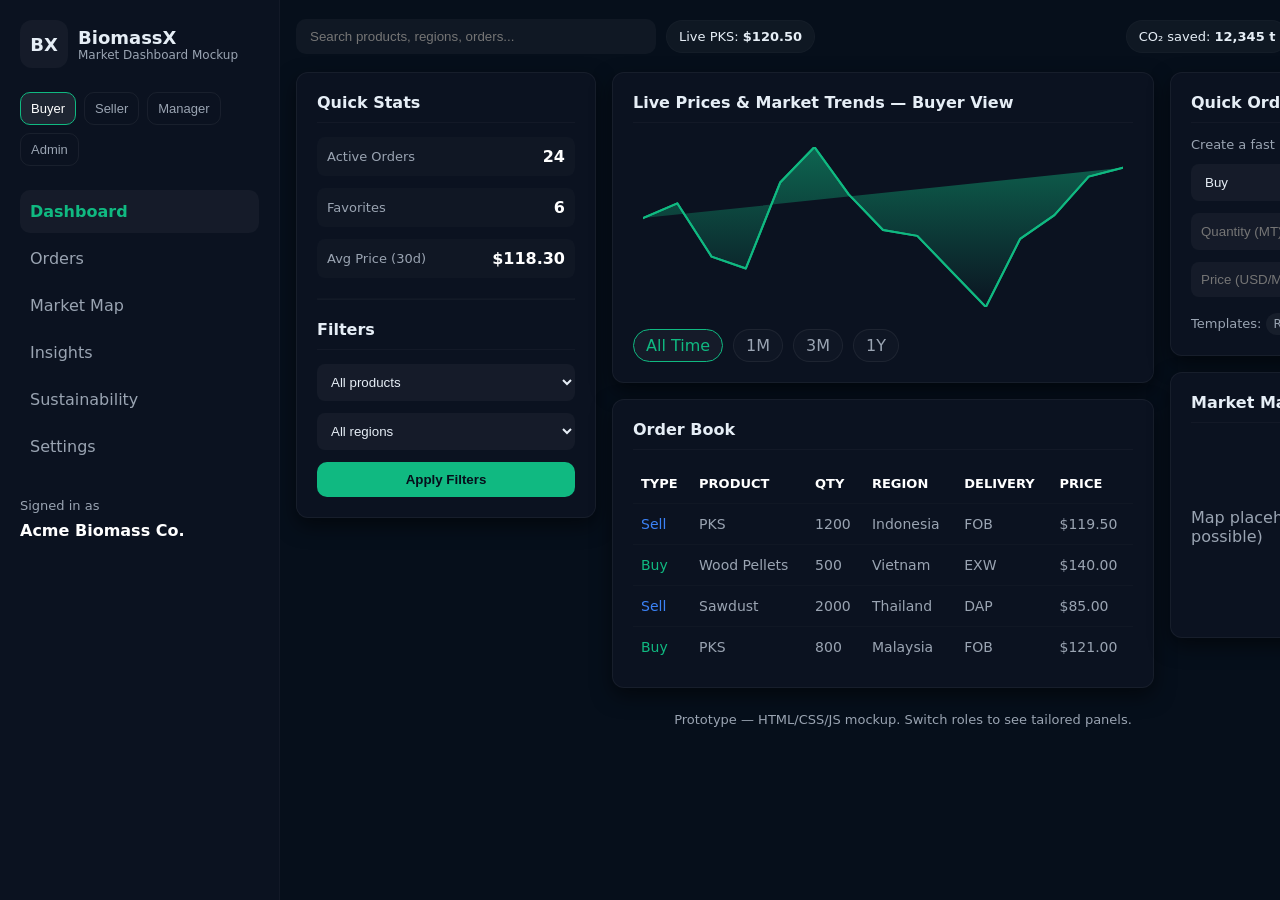
<file: docs/ui/dashboard-gemini.html>
<!doctype html>
<html lang="en">
<head>
  <meta charset="utf-8" />
  <meta name="viewport" content="width=device-width,initial-scale=1" />
  <title>BiomassX — Dashboard Mockup (Improved)</title>
  <style>
    :root{
      /* COLOR REVISIONS */
      --bg:#060f1b; /* Darker background */
      --card:#0b1220; 
      --muted:#9aa4b2; 
      --glass: rgba(255,255,255,0.04); /* Slightly stronger glass effect */
      --accent-green:#10b981; /* Buyer/Buy */
      --accent-blue:#3b82f6; /* Seller/Sell */
      --accent-orange:#f59e0b; /* Manager */
      --accent-gray:#6b7280; /* Admin */
      /* LAYOUT */
      --radius:12px; --gap:16px; 
      --shadow: 0 8px 20px rgba(0,0,0,0.5); /* Stronger shadow */
      font-family: Inter, system-ui, -apple-system, 'Segoe UI', Roboto, 'Helvetica Neue', Arial;
    }
    *{box-sizing:border-box}
    html,body{height:100%;margin:0;background:var(--bg);color:#e6eef6}
    .app{display:flex;min-height:100vh}

    /* Sidebar */
    .sidebar{
      width:280px; /* Slightly wider */
      padding:20px;
      background:var(--card);
      border-right:1px solid rgba(255,255,255,0.03);
      position: sticky; top: 0; height: 100vh; /* Fixed sidebar */
      flex-shrink: 0;
      transition: transform 0.3s ease-in-out;
    }
    .brand{display:flex;align-items:center;gap:10px;margin-bottom:24px}
    .logo{width:48px;height:48px;border-radius:12px;background:var(--glass);display:flex;align-items:center;justify-content:center;font-weight:700;font-size:18px}
    .brand h1{font-size:18px;margin:0}
    .role-switch{display:flex;gap:8px;margin:12px 0;flex-wrap: wrap;}
    .role-btn{
      padding:8px 10px;border-radius:10px;background:transparent;
      border:1px solid rgba(255,255,255,0.06);cursor:pointer;
      color:var(--muted);font-size:13px;
      transition: all 0.2s;
    }
    .role-btn.active{
      border-color:var(--accent); /* Accent border on active */
      background: rgba(255,255,255,0.08); /* Darker active background */
      color:#fff;
    }
    .nav{margin-top:24px}
    .nav a{
      display:block;padding:12px 10px; /* Larger hit area */
      border-radius:10px;
      color:var(--muted);text-decoration:none;margin-bottom:4px;
      transition: background 0.2s, color 0.2s;
    }
    .nav a:hover{background:rgba(255,255,255,0.03); color:#fff}
    .nav a.active{background:var(--glass);color:var(--accent);font-weight:600} /* Accent color for active link */

    /* Main */
    .main{flex:1;padding:var(--gap);display:flex;flex-direction:column}
    .topbar{display:flex;justify-content:space-between;align-items:center;margin-bottom:var(--gap);flex-wrap: wrap; gap: var(--gap);}
    .search{display:flex;gap:10px;align-items:center}
    .search input{
      padding:10px 14px;border-radius:10px;border:0;
      background:rgba(255,255,255,0.04); /* Stronger input background */
      color:#e6eef6;width:360px;
      transition: background 0.2s;
    }
    .search input:focus{background:rgba(255,255,255,0.06); outline: none;}
    .actions{display:flex;gap:10px;align-items:center}
    .pill{padding:8px 12px;border-radius:999px;background:var(--glass);font-size:13px;border:1px solid rgba(255,255,255,0.02);}

    /* Grid */
    .grid{
      display:grid;
      grid-template-columns:300px 1fr 340px; /* Adjusted columns */
      gap:var(--gap);
      align-items:start
    }
    .card{
      background:var(--card);
      padding:20px; /* Slightly more padding */
      border-radius:var(--radius);
      box-shadow:var(--shadow);
      border:1px solid rgba(255,255,255,0.05); /* Stronger border */
    }
    .card h3{margin:0 0 14px 0;font-size:16px;border-bottom:1px solid rgba(255,255,255,0.03);padding-bottom:10px}
    .stats{display:flex;flex-direction:column;gap:12px}
    .stat{display:flex;justify-content:space-between;align-items:center;background:rgba(255,255,255,0.02);padding:10px;border-radius:8px}
    .stat .label{color:var(--muted);font-size:13px}
    .stat .value{font-weight:700;color:#fff}

    /* Chart (simple spark) */
    .chart{height:180px;padding:10px;display:flex;align-items:center} /* Taller chart */
    .spark{width:100%;height:100%}

    /* Table */
    .table-wrapper{overflow-x: auto;} /* Allow horizontal scroll for table on small screens */
    table{width:100%;min-width: 500px;border-collapse:collapse;font-size:14px}
    th,td{padding:12px 8px;text-align:left;color:var(--muted);border-bottom:1px solid rgba(255,255,255,0.02);}
    th{color:#fff;font-size:13px;text-transform: uppercase;}
    tr:last-child td{border-bottom:none;}
    .tag{display:inline-block;padding:4px 8px;border-radius:999px;font-size:12px;background:rgba(255,255,255,0.05);color:var(--muted)}

    /* Forms & Buttons */
    .form-row{display:flex;gap:8px}
    .input,select{
      flex:1;padding:10px;border-radius:8px;border:0;
      background:rgba(255,255,255,0.04);
      color:#e6eef6;
    }
    .input:focus, select:focus { outline: 1px solid var(--accent); }
    .btn{
      padding:10px 12px;border-radius:10px;border:0;
      background:var(--accent); /* Use dynamic accent color */
      color:var(--bg);font-weight:600;
      cursor:pointer;transition: background 0.2s;
    }
    .btn:hover{filter: brightness(1.1);}

    /* Role themes */
    .theme-buyer{--accent:var(--accent-green)}
    .theme-seller{--accent:var(--accent-blue)}
    .theme-manager{--accent:var(--accent-orange)}
    .theme-admin{--accent:var(--accent-gray)}
    .accent-pill{
      background:rgba(255,255,255,0.02);
      padding:6px 12px;border-radius:999px;
      border:1px solid rgba(255,255,255,0.06);
      color:var(--muted);
      cursor: pointer;
      transition: background 0.2s;
    }
    .accent-pill:hover{background:rgba(255,255,255,0.04); color:#fff;}
    .accent-pill.active{border-color:var(--accent); color:var(--accent); background:rgba(255,255,255,0.04);}

    /* MOBILE MENU BUTTON */
    .mobile-menu-btn {
      display: none; /* Hidden by default */
      background: var(--glass);
      border: 1px solid rgba(255,255,255,0.1);
      color: #fff;
      padding: 10px;
      border-radius: 10px;
      cursor: pointer;
      font-size: 16px;
    }

    /* --- RESPONSIVENESS --- */
    @media (max-width: 1200px) {
      .grid {
        grid-template-columns: 1fr 340px; /* Two columns for smaller desktops/tablets */
        grid-template-areas: "main right" "left left";
      }
      #leftCol { grid-area: left; }
      .main > div:nth-child(2) { grid-area: main; }
      .main > div:nth-child(3) { grid-area: right; }
      .sidebar { width: 240px; }
    }

    @media (max-width: 900px){
      /* Tablet/Mobile Landscape */
      .app { flex-direction: column; }
      .grid {
        grid-template-columns: 1fr; /* Single column */
        grid-template-areas: "main" "left" "right";
      }
      .sidebar { 
        position: fixed; 
        z-index: 10;
        height: 100vh;
        transform: translateX(-100%); /* Hide sidebar off-screen */
        box-shadow: var(--shadow);
      }
      .sidebar.open { transform: translateX(0); }
      .mobile-menu-btn { display: block; }
      .search input { width: 100%; max-width: 300px; }
      .topbar { flex-direction: column; align-items: flex-start; }
      .actions { margin-top: 10px; }
      .pill:nth-child(2) { display: none; } /* Hide CO2 pill on small screen */
      .pill:nth-child(3) { display: none; } /* Hide Notifications pill on small screen */
    }
    
    @media (max-width: 550px) {
      /* Mobile Portrait */
      .topbar, .search, .actions { width: 100%; }
      .search input { max-width: none; }
      .role-switch { justify-content: space-around; }
      .form-row { flex-direction: column; }
      .card { padding: 16px; }
    }

    footer{margin-top:24px;color:var(--muted);font-size:13px; text-align: center;}
  </style>
</head>
<body>
  <div class="app theme-buyer" id="app">
    <aside class="sidebar" id="sidebar">
      <div class="brand">
        <div class="logo">BX</div>
        <div><h1>BiomassX</h1><div style="font-size:12px;color:var(--muted)">Market Dashboard Mockup</div></div>
      </div>
      <div class="role-switch">
        <button class="role-btn active" data-role="buyer">Buyer</button>
        <button class="role-btn" data-role="seller">Seller</button>
        <button class="role-btn" data-role="manager">Manager</button>
        <button class="role-btn" data-role="admin">Admin</button>
      </div>
      <nav class="nav">
        <a href="#" class="active">Dashboard</a>
        <a href="#">Orders</a>
        <a href="#">Market Map</a>
        <a href="#">Insights</a>
        <a href="#">Sustainability</a>
        <a href="#">Settings</a>
      </nav>
      <div style="margin-top:30px">
        <div style="font-size:13px;color:var(--muted)">Signed in as</div>
        <div style="margin-top:8px;font-weight:700;color: #fff;">Acme Biomass Co.</div>
      </div>
    </aside>

    <main class="main">
      <div class="topbar">
        <button class="mobile-menu-btn" id="mobileMenuBtn">☰ Menu</button> <div class="search">
          <input placeholder="Search products, regions, orders..." id="globalSearch">
          <div class="pill">Live PKS: <strong id="livePrice">$120.50</strong></div>
        </div>
        <div class="actions">
          <div class="pill">CO₂ saved: <strong id="co2">12,345 t</strong></div>
          <div class="pill">Notifications <span class="tag" id="notifCount">3</span></div>
          <div class="pill">Profile</div>
        </div>
      </div>

      <div class="grid">
        <div class="card" id="leftCol">
          <h3>Quick Stats</h3>
          <div class="stats" id="quickStats">
            <div class="stat"><div class="label">Active Orders</div><div class="value">24</div></div>
            <div class="stat"><div class="label">Favorites</div><div class="value">6</div></div>
            <div class="stat"><div class="label">Avg Price (30d)</div><div class="value">$118.30</div></div>
          </div>
          <hr style="margin:20px 0;border-color:rgba(255,255,255,0.03)">
          <h3>Filters</h3>
          <div style="display:flex;flex-direction:column;gap:12px">
            <select id="fProduct" class="input"><option>All products</option><option>PKS</option><option>Wood Pellets</option><option>Sawdust</option></select>
            <select id="fRegion" class="input"><option>All regions</option><option>Asia</option><option>Europe</option><option>North America</option></select>
            <button class="btn" id="applyFilter">Apply Filters</button>
          </div>
        </div>

        <div>
          <div class="card">
            <h3 id="mainTitle">Live Prices & Market Trends — Buyer View</h3>
            <div class="chart">
              <svg class="spark" viewBox="0 0 600 180" preserveAspectRatio="none" id="priceSpark"></svg>
            </div>
            <div style="display:flex;gap:10px;margin-top:12px">
              <div class="accent-pill active">All Time</div>
              <div class="accent-pill">1M</div>
              <div class="accent-pill">3M</div>
              <div class="accent-pill">1Y</div>
            </div>
          </div>

          <div class="card" style="margin-top:var(--gap)">
            <h3>Order Book</h3>
            <div class="table-wrapper"> <table id="ordersTable">
                <thead><tr><th>Type</th><th>Product</th><th>Qty</th><th>Region</th><th>Delivery</th><th>Price</th></tr></thead>
                <tbody></tbody>
              </table>
            </div>
          </div>

        </div>

        <div>
          <div class="card" id="quickOrderCard">
            <h3 id="orderCardTitle">Quick Order (Buy)</h3>
            <div style="font-size:13px;color:var(--muted);margin-bottom:12px">Create a fast buy/sell request</div>
            <div class="form-row">
              <select id="oType" class="input"><option>Buy</option><option>Sell</option></select>
              <select id="oProduct" class="input"><option>PKS</option><option>Wood Pellets</option><option>Sawdust</option></select>
            </div>
            <div style="height:12px"></div>
            <div class="form-row">
              <input id="oQty" class="input" placeholder="Quantity (MT)">
              <select id="oDelivery" class="input"><option>FOB</option><option>EXW</option><option>DAP</option></select>
            </div>
            <div style="height:12px"></div>
            <div style="display:flex;gap:8px;align-items:center">
              <input id="oPrice" class="input" placeholder="Price (USD/MT)">
              <button class="btn" id="postOrder">Post</button>
            </div>
            <div style="margin-top:16px;color:var(--muted);font-size:13px">Templates: <span class="tag">Repeat</span> <span class="tag">FOB-Asia</span></div>
          </div>

          <div class="card" style="margin-top:var(--gap)">
            <h3>Market Map</h3>
            <div style="height:180px;display:flex;align-items:center;justify-content:center;color:var(--muted)">Map placeholder (interactive SVG possible)</div>
          </div>

        </div>
      </div>

      <footer>Prototype — HTML/CSS/JS mockup. Switch roles to see tailored panels.</footer>
    </main>
  </div>

  <script>
    // Sample data
    const samplePrices = [120.5,121,119.2,118.8,121.7,122.9,121.3,120.1,119.9,118.7,117.5,119.8,120.6,121.9,122.2];
    const sampleOrders = [
      {type:'Sell',product:'PKS',qty:1200,region:'Indonesia',delivery:'FOB',price:119.5},
      {type:'Buy',product:'Wood Pellets',qty:500,region:'Vietnam',delivery:'EXW',price:140.0},
      {type:'Sell',product:'Sawdust',qty:2000,region:'Thailand',delivery:'DAP',price:85.0},
      {type:'Buy',product:'PKS',qty:800,region:'Malaysia',delivery:'FOB',price:121.0},
    ];

    // Render orders table
    function renderOrders(){
      const tbody = document.querySelector('#ordersTable tbody'); tbody.innerHTML='';
      // Get current accent colors for buy/sell consistency
      const accentGreen = getComputedStyle(document.documentElement).getPropertyValue('--accent-green').trim();
      const accentBlue = getComputedStyle(document.documentElement).getPropertyValue('--accent-blue').trim();

      for(const o of sampleOrders){
        const tr=document.createElement('tr');
        // Swapped colors for consistency: Buy=Green, Sell=Blue
        const color = o.type === 'Buy' ? accentGreen : accentBlue;
        tr.innerHTML=`<td style="color:${color}">${o.type}</td><td>${o.product}</td><td>${o.qty}</td><td>${o.region}</td><td>${o.delivery}</td><td>$${o.price.toFixed(2)}</td>`;
        tbody.appendChild(tr);
      }
    }

    // Draw a simple sparkline as polyline in SVG
    function drawSpark(data){
      const svg = document.getElementById('priceSpark');
      // Ensure SVG is rendered before getting dimensions (especially on mobile)
      const w = svg.clientWidth || 600; const h = svg.clientHeight || 180; 
      svg.setAttribute('viewBox', `0 0 ${w} ${h}`); // Update viewBox for proper scaling
      
      const max = Math.max(...data); const min = Math.min(...data);
      const range = max - min || 1;
      const points = data.map((v,i)=>{
        const x = (i/(data.length-1))*w;
        const y = h - ((v-min)/range)*h;
        return `${x},${y}`;
      }).join(' ');

      // Use the dynamic --accent variable for the line/fill
      svg.innerHTML = `
        <defs>
          <linearGradient id="g1" x1="0" x2="0" y1="0" y2="1">
            <stop offset="0%" stop-color="var(--accent)" stop-opacity="0.5" />
            <stop offset="100%" stop-color="var(--accent)" stop-opacity="0.01" />
          </linearGradient>
        </defs>
        <polyline points="${points}" fill="url(#g1)" stroke="var(--accent)" stroke-width="2" stroke-linejoin="round" stroke-linecap="round" />
        <polyline points="${points}" fill="none" stroke="var(--accent)" stroke-width="2" stroke-linejoin="round" stroke-linecap="round" />
        `;
    }

    // Role switching
    const app = document.getElementById('app');
    const roleButtons = document.querySelectorAll('.role-btn');
    const root = document.documentElement;

    roleButtons.forEach(btn=>{
      btn.addEventListener('click',()=>{
        roleButtons.forEach(b=>b.classList.remove('active'));
        btn.classList.add('active');
        const role = btn.dataset.role;
        app.classList.remove('theme-buyer','theme-seller','theme-manager','theme-admin');
        app.classList.add('theme-'+role);
        
        // Update the custom CSS property for dynamic use
        let accentVarName;
        if(role==='buyer') accentVarName='--accent-green';
        else if(role==='seller') accentVarName='--accent-blue';
        else if(role==='manager') accentVarName='--accent-orange';
        else accentVarName='--accent-gray';

        // Apply the base role accent to the custom --accent property
        const accentValue = getComputedStyle(root).getPropertyValue(accentVarName).trim();
        app.style.setProperty('--accent', accentValue);

        applyRole(role);
        
        // Close sidebar on role switch on mobile
        if (window.innerWidth <= 900) {
          document.getElementById('sidebar').classList.remove('open');
        }
      });
    });

    function applyRole(role){
      // Role specific text
      const mainTitle = document.getElementById('mainTitle');
      const orderCardTitle = document.getElementById('orderCardTitle');
      
      const oType = document.getElementById('oType');
      const quickOrderBtn = document.getElementById('postOrder');

      if(role==='buyer'){
        mainTitle.textContent='Live Prices & Market Trends — Buyer View';
        orderCardTitle.textContent='Quick Order (Buy)';
        oType.value='Buy';
        quickOrderBtn.textContent='Post';
        quickOrderBtn.style.background='var(--accent-green)';
      } else if(role==='seller'){
        mainTitle.textContent='Buyer Demand & Price Trends — Seller View';
        orderCardTitle.textContent='Post Offer (Sell)';
        oType.value='Sell';
        quickOrderBtn.textContent='Post Offer';
        quickOrderBtn.style.background='var(--accent-blue)';
      } else if(role==='manager'){
        mainTitle.textContent='Analytics & Sustainability — Manager View';
        orderCardTitle.textContent='Create Report / Export';
        oType.value='Buy'; // doesn't matter, just a placeholder
        quickOrderBtn.textContent='Export Data';
        quickOrderBtn.style.background='var(--accent-orange)';
      } else {
        mainTitle.textContent='Platform Overview — Admin View';
        orderCardTitle.textContent='Admin Tools';
        oType.value='Buy'; // doesn't matter, just a placeholder
        quickOrderBtn.textContent='Open Admin';
        quickOrderBtn.style.background='var(--accent-gray)';
      }

      // Role specific quick stats
      const stats = document.getElementById('quickStats');
      if(role==='buyer') stats.innerHTML=`<div class="stat"><div class="label">Active Orders</div><div class="value">24</div></div>
        <div class="stat"><div class="label">Favorites</div><div class="value">6</div></div>
        <div class="stat"><div class="label">Avg Price (30d)</div><div class="value">$118.30</div></div>`;
      if(role==='seller') stats.innerHTML=`<div class="stat"><div class="label">Posted Offers</div><div class="value">12</div></div>
        <div class="stat"><div class="label">Responses</div><div class="value">9</div></div>
        <div class="stat"><div class="label">Fill Rate</div><div class="value">78%</div></div>`;
      if(role==='manager') stats.innerHTML=`<div class="stat"><div class="label">Total Orders</div><div class="value">1,240</div></div>
        <div class="stat"><div class="label">CO₂ Saved</div><div class="value">12,345 t</div></div>
        <div class="stat"><div class="label">Top Market</div><div class="value">Asia</div></div>`;
      if(role==='admin') stats.innerHTML=`<div class="stat"><div class="label">Active Users</div><div class="value">3,208</div></div>
        <div class="stat"><div class="label">Trades Today</div><div class="value">42</div></div>
        <div class="stat"><div class="label">Data Issues</div><div class="value">2</div></div>`;


      drawSpark(samplePrices);
      renderOrders();
    }
    
    // --- MOBILE MENU TOGGLE ---
    document.getElementById('mobileMenuBtn').addEventListener('click', () => {
      document.getElementById('sidebar').classList.toggle('open');
    });

    // Initial render and setup
    applyRole('buyer'); // Initial call to set everything up correctly
    window.addEventListener('resize',()=>drawSpark(samplePrices)); // Simple responsiveness for svg
    
    // Post order / actions (Kept for functionality, only style updated)
    document.getElementById('postOrder').addEventListener('click',()=>{
      const type = document.getElementById('oType').value;
      const product = document.getElementById('oProduct').value;
      const qty = document.getElementById('oQty').value || 0;
      const delivery = document.getElementById('oDelivery').value;
      const price = parseFloat(document.getElementById('oPrice').value) || 0;
      if(!qty || !price){
        alert('Please enter quantity and price.'); return;
      }
      sampleOrders.unshift({type,product,qty:parseInt(qty),region:'(your region)',delivery,price});
      renderOrders();
      alert('Order posted (mock). Check Order Book.');
    });

    // Filter (mock)
    document.getElementById('applyFilter').addEventListener('click',()=>{
      const p=document.getElementById('fProduct').value; const r=document.getElementById('fRegion').value;
      alert('Filters applied (mock): '+p+' / '+r);
    });

  </script>
</body>
</html>
</file>
